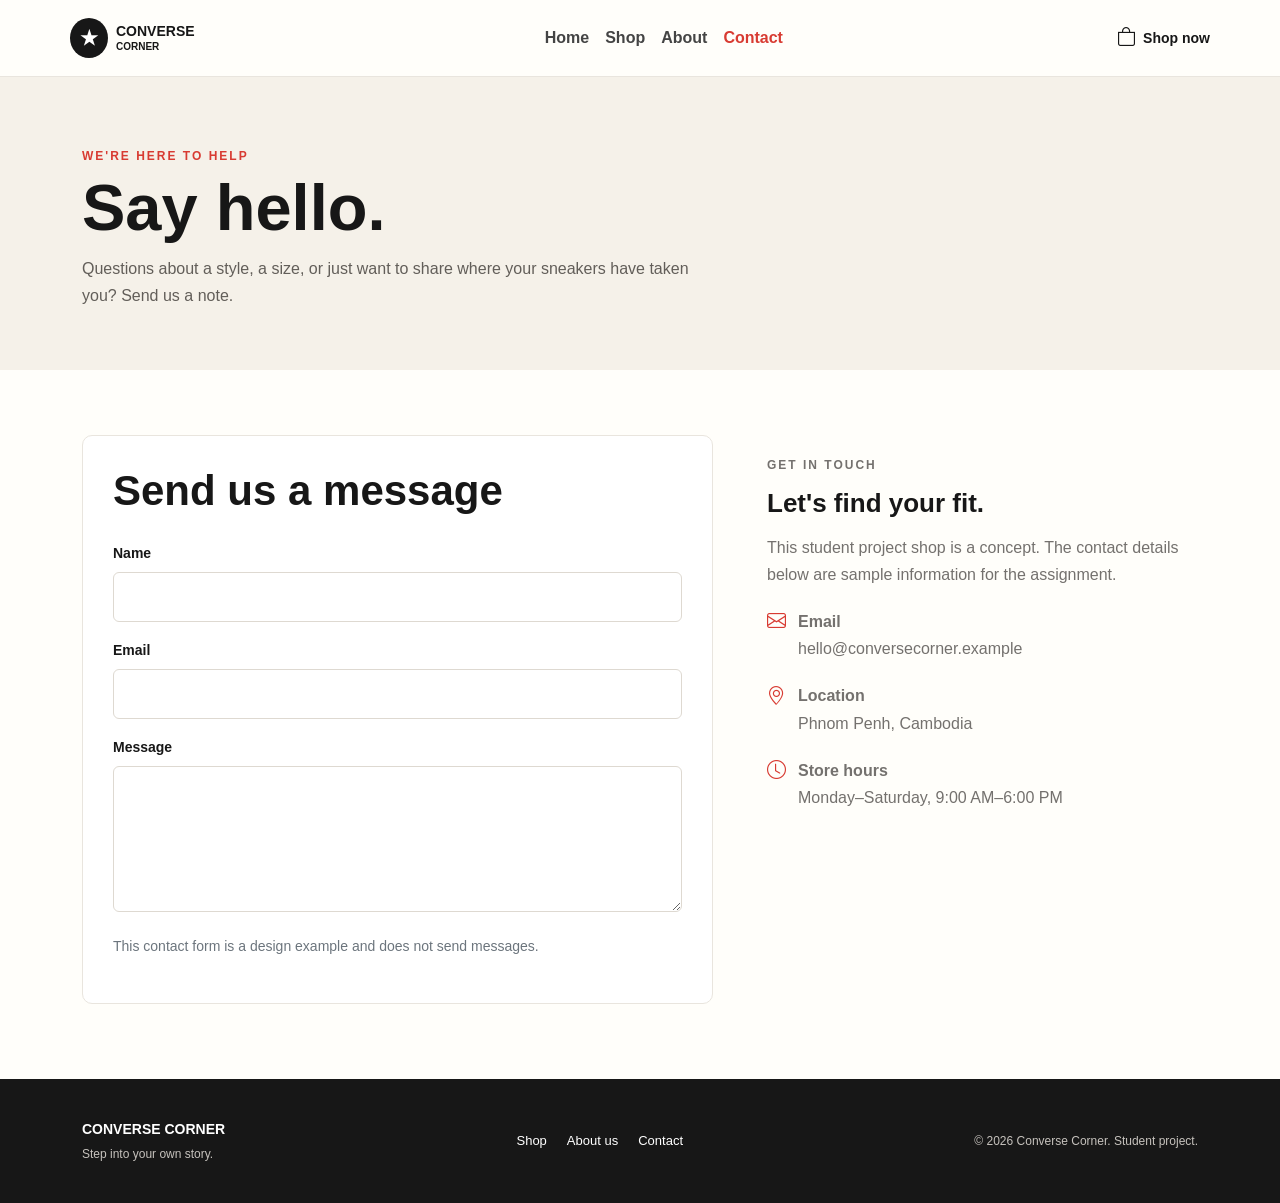
<file: contact.html>
<!DOCTYPE html>
<html lang="en">

<head>
    <meta charset="UTF-8">
    <meta name="viewport" content="width=device-width, initial-scale=1.0">
    <meta name="description" content="Get in touch with the Converse Corner team.">
    <title>Contact | Converse Corner</title>
    <link href="https://cdn.jsdelivr.net/npm/bootstrap@5.3.8/dist/css/bootstrap.min.css" rel="stylesheet">
    <link rel="stylesheet" href="https://cdn.jsdelivr.net/npm/bootstrap-icons@1.11.3/font/bootstrap-icons.css">
    <link rel="stylesheet" href="style.css">
</head>

<body>
    <header class="site-header">
        <nav class="navbar navbar-expand-lg container" aria-label="Main navigation">
            <a class="navbar-brand brand" href="index.html"><span class="brand-mark"
                    aria-hidden="true">★</span><span>CONVERSE<br><small>CORNER</small></span></a>
            <div class="site-menu">
                <ul class="navbar-nav mx-auto">
                    <li class="nav-item"><a class="nav-link" href="index.html">Home</a></li>
                    <li class="nav-item"><a class="nav-link" href="product.html">Shop</a></li>
                    <li class="nav-item"><a class="nav-link" href="about_us.html">About</a></li>
                    <li class="nav-item"><a class="nav-link active" aria-current="page" href="contact.html">Contact</a>
                    </li>
                </ul>
                <a class="cart-link" href="product.html"><i class="bi bi-bag" aria-hidden="true"></i><span>Shop
                        now</span></a>
            </div>
        </nav>
    </header>
    <main>
        <section class="page-intro">
            <div class="container">
                <p class="eyebrow">We're here to help</p>
                <h1>Say hello.</h1>
                <p>Questions about a style, a size, or just want to share where your sneakers have taken you? Send us a
                    note.</p>
            </div>
        </section>
        <section class="container content-section">
            <div class="row g-5">
                <div class="col-lg-7">
                    <form id="contact-form" class="contact-card">
                        <h2 class="h3 fw-bold mb-4">Send us a message</h2>
                        <div class="mb-3"><label class="form-label" for="contact-name">Name</label><input
                                class="form-control" id="contact-name" name="name" type="text" autocomplete="name"
                                required></div>
                        <div class="mb-3"><label class="form-label" for="contact-email">Email</label><input
                                class="form-control" id="contact-email" name="email" type="email" autocomplete="email"
                                required></div>
                        <div class="mb-4"><label class="form-label" for="contact-message">Message</label><textarea
                                class="form-control" id="contact-message" name="message" rows="5" required></textarea>
                        </div>
                        <p class="small text-secondary">This contact form is a design example and does not send
                            messages.</p>
                    </form>
                </div>
                <aside class="col-lg-5 contact-info">
                    <p class="eyebrow">Get in touch</p>
                    <h2>Let's find your fit.</h2>
                    <p>This student project shop is a concept. The contact details below are sample information for the
                        assignment.</p>
                    <div class="contact-detail"><i class="bi bi-envelope" aria-hidden="true"></i>
                        <p><strong>Email</strong><br><a
                                href="mailto:hello@conversecorner.example">hello@conversecorner.example</a></p>
                    </div>
                    <div class="contact-detail"><i class="bi bi-geo-alt" aria-hidden="true"></i>
                        <p><strong>Location</strong><br>Phnom Penh, Cambodia</p>
                    </div>
                    <div class="contact-detail"><i class="bi bi-clock" aria-hidden="true"></i>
                        <p><strong>Store hours</strong><br>Monday–Saturday, 9:00 AM–6:00 PM</p>
                    </div>
                </aside>
            </div>
        </section>
    </main>
    <footer class="site-footer">
        <div class="container footer-inner"><a class="footer-brand" href="index.html">CONVERSE CORNER<span>Step into
                    your own story.</span></a>
            <div class="footer-links"><a href="product.html">Shop</a><a href="about_us.html">About us</a><a
                    href="contact.html">Contact</a></div>
            <p>© 2026 Converse Corner. Student project.</p>
        </div>
    </footer>
</body>

</html>
</file>
<file: style.css>
body {
    margin: 0;
    background-color: #fffefa;
    color: #171717;
    font-family: Arial, Helvetica, sans-serif;
}

a {
    color: inherit;
    text-decoration: none;
}

.student-row::after {
    content: "";
    clear: both;
    display: table;
}

.student-row [class*="col-"] {
    float: left;
    padding: 15px;
}

.student-row .col-1 {
    width: 8.33%;
}

.student-row .col-2 {
    width: 16.66%;
}

.student-row .col-3 {
    width: 25%;
}

.student-row .col-4 {
    width: 33.33%;
}

.student-row .col-5 {
    width: 41.66%;
}

.student-row .col-6 {
    width: 50%;
}

.student-row .col-7 {
    width: 58.33%;
}

.student-row .col-8 {
    width: 66.66%;
}

.student-row .col-9 {
    width: 75%;
}

.student-row .col-10 {
    width: 83.33%;
}

.student-row .col-11 {
    width: 91.66%;
}

.student-row .col-12 {
    width: 100%;
}

.announcement {
    padding: 8px;
    background-color: #171717;
    color: white;
    text-align: center;
    font-size: 13px;
}

.announcement span {
    padding: 0 5px;
    color: #ff958c;
}

.site-header {
    position: sticky;
    top: 0;
    z-index: 10;
    background-color: #fffefa;
    border-bottom: 1px solid #e9e5de;
}

.navbar {
    min-height: 76px;
}

.site-menu {
    display: flex;
    flex: 1;
    align-items: center;
    justify-content: space-between;
}

.brand {
    display: flex;
    align-items: center;
    gap: 8px;
    color: #171717;
    font-size: 14px;
    font-weight: bold;
    line-height: 1;
}

.brand:hover {
    color: #d83b32;
}

.brand-mark {
    display: inline-block;
    padding: 10px;
    border-radius: 50%;
    background-color: #171717;
    color: white;
    font-size: 20px;
}

.brand small {
    font-size: 10px;
}

.navbar-nav .nav-link {
    color: #444;
    font-weight: bold;
}

.navbar-nav .nav-link:hover,
.navbar-nav .nav-link.active {
    color: #d83b32;
}

.cart-link {
    display: flex;
    align-items: center;
    gap: 7px;
    font-size: 14px;
    font-weight: bold;
}

.cart-link i {
    font-size: 19px;
}

.home-hero {
    background-color: #f5f1e9;
}

.hero-inner {
    display: grid;
    min-height: 540px;
    grid-template-columns: 1fr 1fr;
    align-items: center;
    gap: 35px;
    padding-top: 40px;
    padding-bottom: 40px;
}

.hero-copy {
    padding: 15px;
}

.eyebrow {
    margin-bottom: 12px;
    color: #d83b32;
    font-size: 12px;
    font-weight: bold;
    letter-spacing: 2px;
    text-transform: uppercase;
}

.hero-copy h1,
.page-intro h1 {
    margin: 0;
    font-size: 70px;
    font-weight: bold;
    line-height: 0.95;
}

.hero-copy > p:not(.eyebrow) {
    max-width: 430px;
    margin-top: 20px;
    color: #605d58;
    line-height: 1.7;
}

.hero-copy .btn {
    margin-top: 8px;
}

.hero-note {
    margin-top: 22px;
    color: #605d58;
    font-size: 13px;
    font-weight: bold;
}

.hero-star {
    color: #d83b32;
    font-size: 20px;
}

.hero-visual {
    position: relative;
}

.hero-visual img {
    width: 100%;
    height: 430px;
    border-radius: 180px 180px 15px 15px;
    object-fit: cover;
}

.hero-sticker {
    position: absolute;
    right: 0;
    bottom: 20px;
    display: flex;
    width: 100px;
    height: 100px;
    align-items: center;
    justify-content: center;
    border-radius: 50%;
    background-color: #d83b32;
    color: white;
    font-size: 14px;
    font-weight: bold;
    text-align: center;
}

.section-space {
    padding-top: 80px;
    padding-bottom: 80px;
}

.section-heading {
    display: flex;
    align-items: end;
    justify-content: space-between;
    gap: 20px;
    margin-bottom: 30px;
}

.section-heading h2,
.content-section h2 {
    margin: 0;
    font-size: 42px;
    font-weight: bold;
}

.underlined-link {
    padding-bottom: 5px;
    border-bottom: 1px solid #171717;
    font-size: 14px;
    font-weight: bold;
}

.underlined-link:hover {
    color: #d83b32;
    border-color: #d83b32;
}

.product-card {
    height: 100%;
}

.product-photo {
    position: relative;
    display: block;
    overflow: hidden;
    aspect-ratio: 0.9;
    border-radius: 10px;
    background-color: #f1eee8;
}

.product-photo img {
    width: 100%;
    height: 100%;
    object-fit: cover;
}

.product-tag {
    position: absolute;
    top: 12px;
    left: 12px;
    padding: 7px 10px;
    border-radius: 20px;
    background-color: white;
    font-size: 11px;
    font-weight: bold;
}

.product-info {
    display: flex;
    justify-content: space-between;
    gap: 8px;
    padding: 14px 2px;
}

.product-info h3 {
    margin: 0 0 5px;
    font-size: 15px;
    font-weight: bold;
}

.product-info p {
    margin: 0;
    color: #74716e;
    font-size: 13px;
}

.product-info strong {
    font-size: 14px;
}

.category-band {
    padding: 65px 0;
    background-color: #f1e5d6;
}

.category-inner {
    display: flex;
    align-items: center;
    justify-content: space-between;
    gap: 30px;
}

.category-inner h2 {
    margin: 0;
    font-size: 52px;
    font-weight: bold;
}

.category-inner > p {
    max-width: 340px;
    color: #5f5a54;
    line-height: 1.7;
}

.site-footer {
    padding: 40px 0;
    background-color: #171717;
    color: white;
}

.footer-inner {
    display: flex;
    align-items: center;
    justify-content: space-between;
    gap: 20px;
}

.footer-brand {
    font-size: 14px;
    font-weight: bold;
}

.footer-brand span {
    display: block;
    margin-top: 5px;
    color: #c6c2bd;
    font-size: 12px;
    font-weight: normal;
}

.footer-links {
    display: flex;
    gap: 20px;
    font-size: 13px;
}

.footer-links a:hover {
    color: #ff958c;
}

.footer-inner > p {
    margin: 0;
    color: #c6c2bd;
    font-size: 12px;
}

.page-intro {
    padding: 70px 0 45px;
    background-color: #f5f1e9;
}

.page-intro h1 {
    font-size: 65px;
}

.page-intro > .container > p:last-child {
    max-width: 620px;
    margin-top: 16px;
    color: #625e59;
    line-height: 1.7;
}

.listing-section {
    padding-top: 50px;
    padding-bottom: 75px;
}

.listing-toolbar {
    display: flex;
    justify-content: space-between;
    margin-bottom: 25px;
}

.listing-toolbar p {
    color: #74716e;
    font-size: 14px;
}

.add-cart-btn {
    width: 100%;
    border-radius: 25px;
    font-size: 13px;
    font-weight: bold;
}

.detail-section {
    padding-top: 60px;
    padding-bottom: 70px;
}

.detail-image {
    width: 100%;
    max-height: 620px;
    border-radius: 12px;
    background-color: #f1eee8;
    object-fit: cover;
}

.detail-copy {
    padding: 20px 25px;
}

.detail-copy h1 {
    margin: 0;
    font-size: 58px;
    font-weight: bold;
    line-height: 1;
}

.detail-price {
    margin: 18px 0;
    font-size: 21px;
    font-weight: bold;
}

.detail-copy > p:not(.eyebrow):not(.detail-price) {
    color: #74716e;
    line-height: 1.7;
}

.size-select {
    width: 100%;
    margin: 10px 0 18px;
    padding: 12px;
    border: 1px solid #d7d2cb;
    border-radius: 5px;
    background-color: white;
}

.quantity-row {
    display: flex;
    align-items: center;
    gap: 14px;
    margin-bottom: 15px;
}

.quantity-row input {
    width: 80px;
    padding: 10px;
    border: 1px solid #d7d2cb;
    border-radius: 5px;
}

.detail-copy .btn {
    width: 100%;
}

.detail-perks {
    display: flex;
    flex-wrap: wrap;
    gap: 16px;
    margin-top: 22px;
    color: #5f5b56;
    font-size: 13px;
}

.detail-perks i {
    color: #d83b32;
}

.content-section {
    padding-top: 65px;
    padding-bottom: 75px;
}

.story-image {
    width: 100%;
    min-height: 350px;
    border-radius: 12px;
    object-fit: cover;
}

.story-copy {
    align-self: center;
}

.story-copy p:not(.eyebrow) {
    color: #625e59;
    line-height: 1.8;
}

.team-card {
    overflow: hidden;
    height: 100%;
    border: 1px solid #e9e5de;
    border-radius: 10px;
    background-color: white;
}

.team-card img {
    width: 100%;
    height: 260px;
    object-fit: cover;
}

.team-card div {
    padding: 18px;
}

.team-card h3 {
    margin: 0 0 6px;
    font-size: 16px;
    font-weight: bold;
}

.team-card p {
    margin: 0;
    color: #74716e;
    font-size: 14px;
}

.contact-card {
    padding: 30px;
    border: 1px solid #e9e5de;
    border-radius: 10px;
    background-color: white;
}

.contact-card .form-label {
    font-size: 14px;
    font-weight: bold;
}

.contact-card .form-control {
    padding: 12px;
    border-color: #ded9d1;
}

.contact-info {
    padding: 20px 30px;
}

.contact-info h2 {
    margin-bottom: 15px;
    font-size: 26px;
    font-weight: bold;
}

.contact-info p {
    color: #74716e;
    line-height: 1.7;
}

.contact-detail {
    display: flex;
    align-items: start;
    gap: 12px;
    margin: 20px 0;
}

.contact-detail i {
    color: #d83b32;
    font-size: 19px;
}

.contact-detail p {
    margin: 0;
}

@media (max-width: 991px) {
    .site-menu {
        flex-basis: 100%;
        flex-direction: column;
        align-items: flex-start;
    }

    .site-menu .navbar-nav {
        width: 100%;
        flex-direction: row;
        flex-wrap: wrap;
    }
}

@media (max-width: 767px) {
    .student-row .col-sm-1 {
        width: 8.33%;
    }

    .student-row .col-sm-2 {
        width: 16.66%;
    }

    .student-row .col-sm-3 {
        width: 25%;
    }

    .student-row .col-sm-4 {
        width: 33.33%;
    }

    .student-row .col-sm-5 {
        width: 41.66%;
    }

    .student-row .col-sm-6 {
        width: 50%;
    }

    .student-row .col-sm-7 {
        width: 58.33%;
    }

    .student-row .col-sm-8 {
        width: 66.66%;
    }

    .student-row .col-sm-9 {
        width: 75%;
    }

    .student-row .col-sm-10 {
        width: 83.33%;
    }

    .student-row .col-sm-11 {
        width: 91.66%;
    }

    .student-row .col-sm-12 {
        width: 100%;
    }

    .hero-inner {
        min-height: auto;
        grid-template-columns: 1fr;
        gap: 25px;
        padding-top: 40px;
    }

    .hero-copy {
        padding: 0;
    }

    .hero-copy h1 {
        font-size: 58px;
    }

    .hero-visual img {
        height: 300px;
        border-radius: 15px;
    }

    .section-space {
        padding-top: 50px;
        padding-bottom: 50px;
    }

    .section-heading h2,
    .content-section h2 {
        font-size: 34px;
    }

    .category-inner,
    .footer-inner {
        align-items: flex-start;
        flex-direction: column;
    }

    .category-inner h2 {
        font-size: 42px;
    }

    .footer-links {
        flex-wrap: wrap;
    }

    .detail-copy {
        padding: 25px 0 0;
    }

    .contact-info {
        padding: 20px 0;
    }
}
</file>
